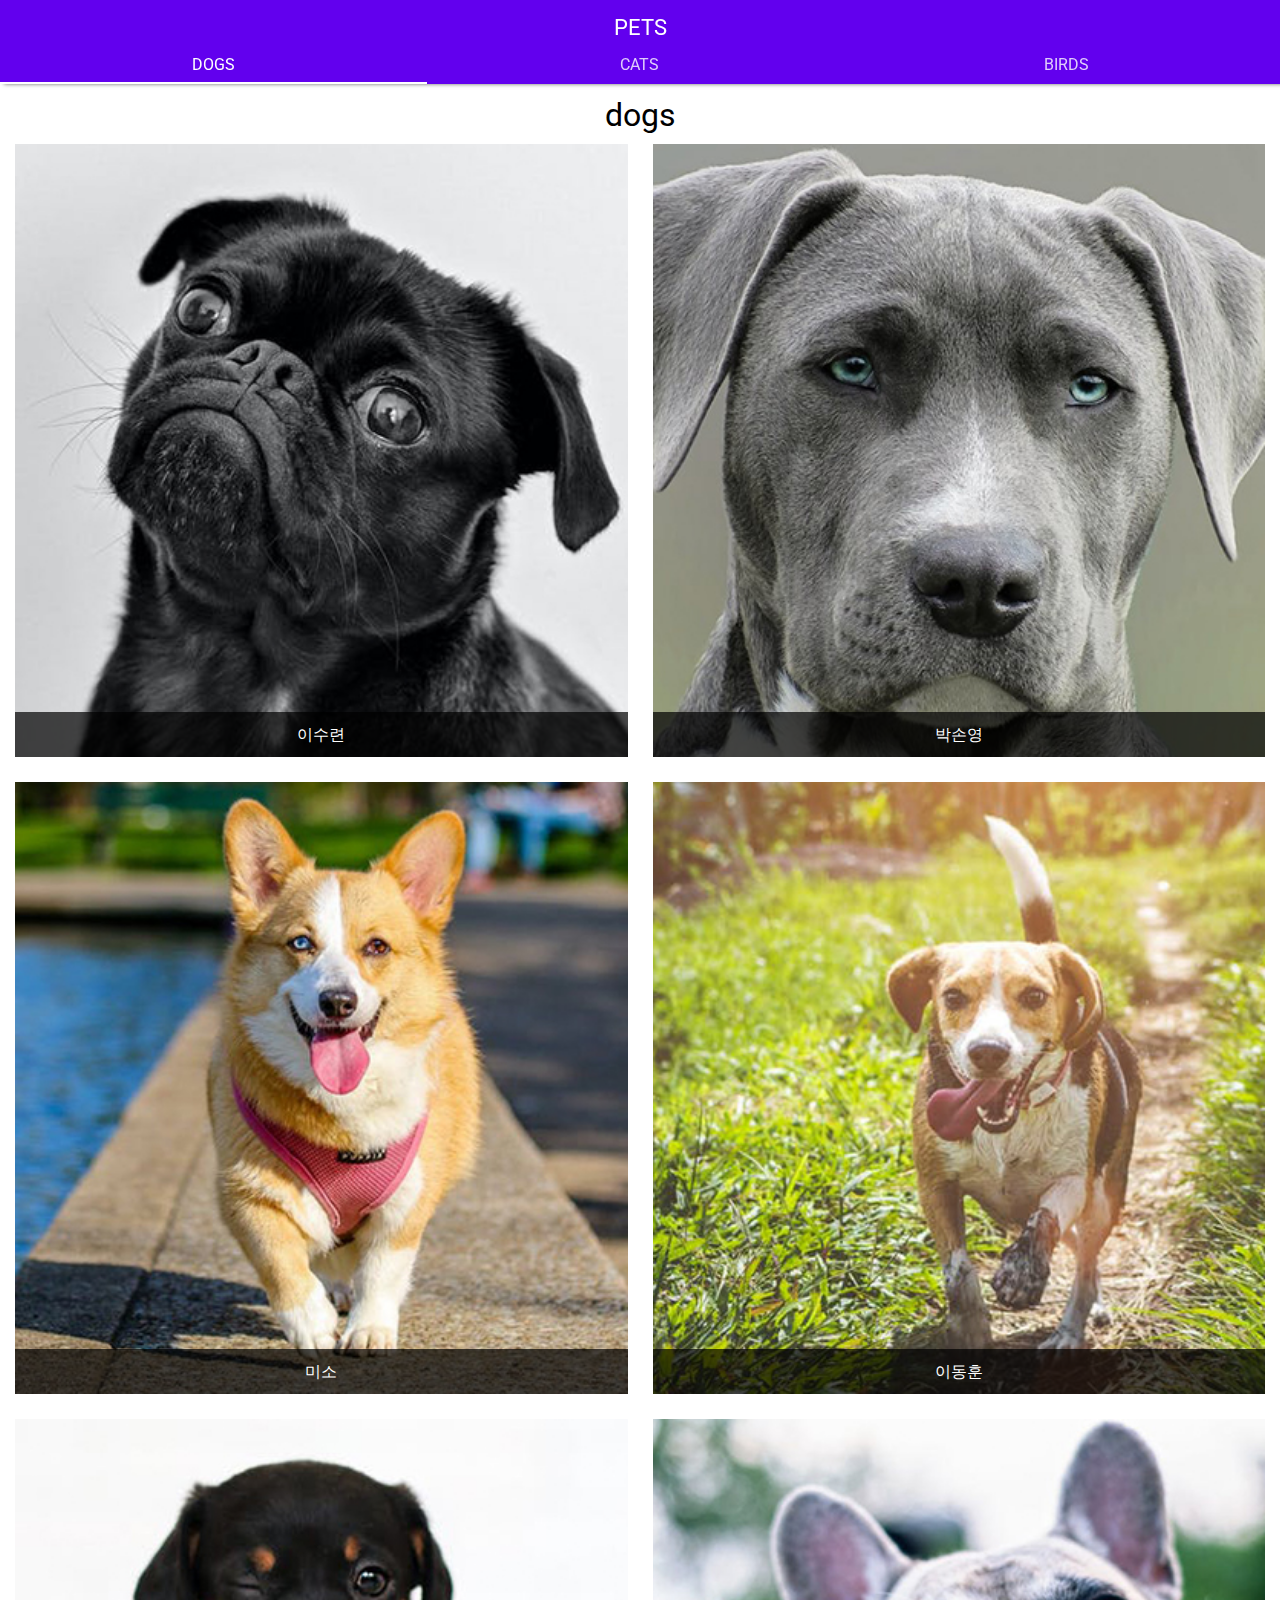
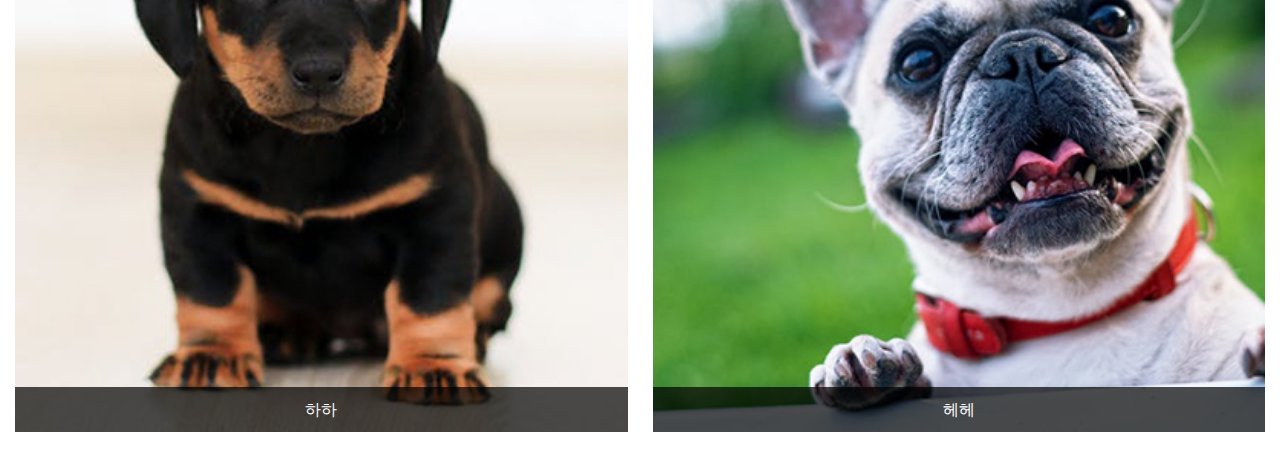
<file: index.html>
<!DOCTYPE html>
<html lang="en">
<head>
    <meta charset="UTF-8">
    <meta name="viewport" content="width=device-width, initial-scale=1.0">
    <title>7.9fixed_메뉴<div class="html"></div></title>
    <link href="https://fonts.googleapis.com/css2?family=Roboto:wght@100;300&display=swap" rel="stylesheet">
    <link rel="stylesheet" href="./css/style.css">
</head>
<body>
     <!-- 1. 동물이미지 
             크기 : 400 x 400 
             이름 : 
                dog01~06.jpg
                cat
                bird ~ 06.jpg
            /images 폴더에 저장
          2. 내부스타일 -> 외부스타일 (css/style.css)-->

  <div id="wrap">
    <header>
        <h1>Pets</h1>
        <nav>
            <ul>
                <li><a class="selected" href="./index.html">dogs</a></li>
                <li><a href="./cats.html">cats</a></li>
                <li><a href="./birds.html">birds</a></li>
            </ul>
        </nav>
 </div>
   </header>
  
   <section>
        <h1>dogs</h1>
        <ul id='pat_list'>
            <li>
                <img src="images/dog5.jpg" alt="">
                <p class="name">이수련</p>
            </li>
            <li>
                <img src="images/dog6.jpg" alt="">
                <p class="name">박손영</p>
            </li>
            <li>
                <img src="images/dog3.jpg" alt="">
                <p class="name">미소</p>
            </li>
            <li>
                <img src="images/dog4.jpg" alt="">
                <p class="name">이동훈</p>
            </li>
            <li>
                <img src="images/dog2.jpg" alt="">
                <p class="name">하하</p>
            </li>
            <li>
                <img src="images/dog1.jpg" alt="">
                <p class="name">헤헤</p>
            </li>
        </ul>
        
    </section>
</body>
</html>
</file>
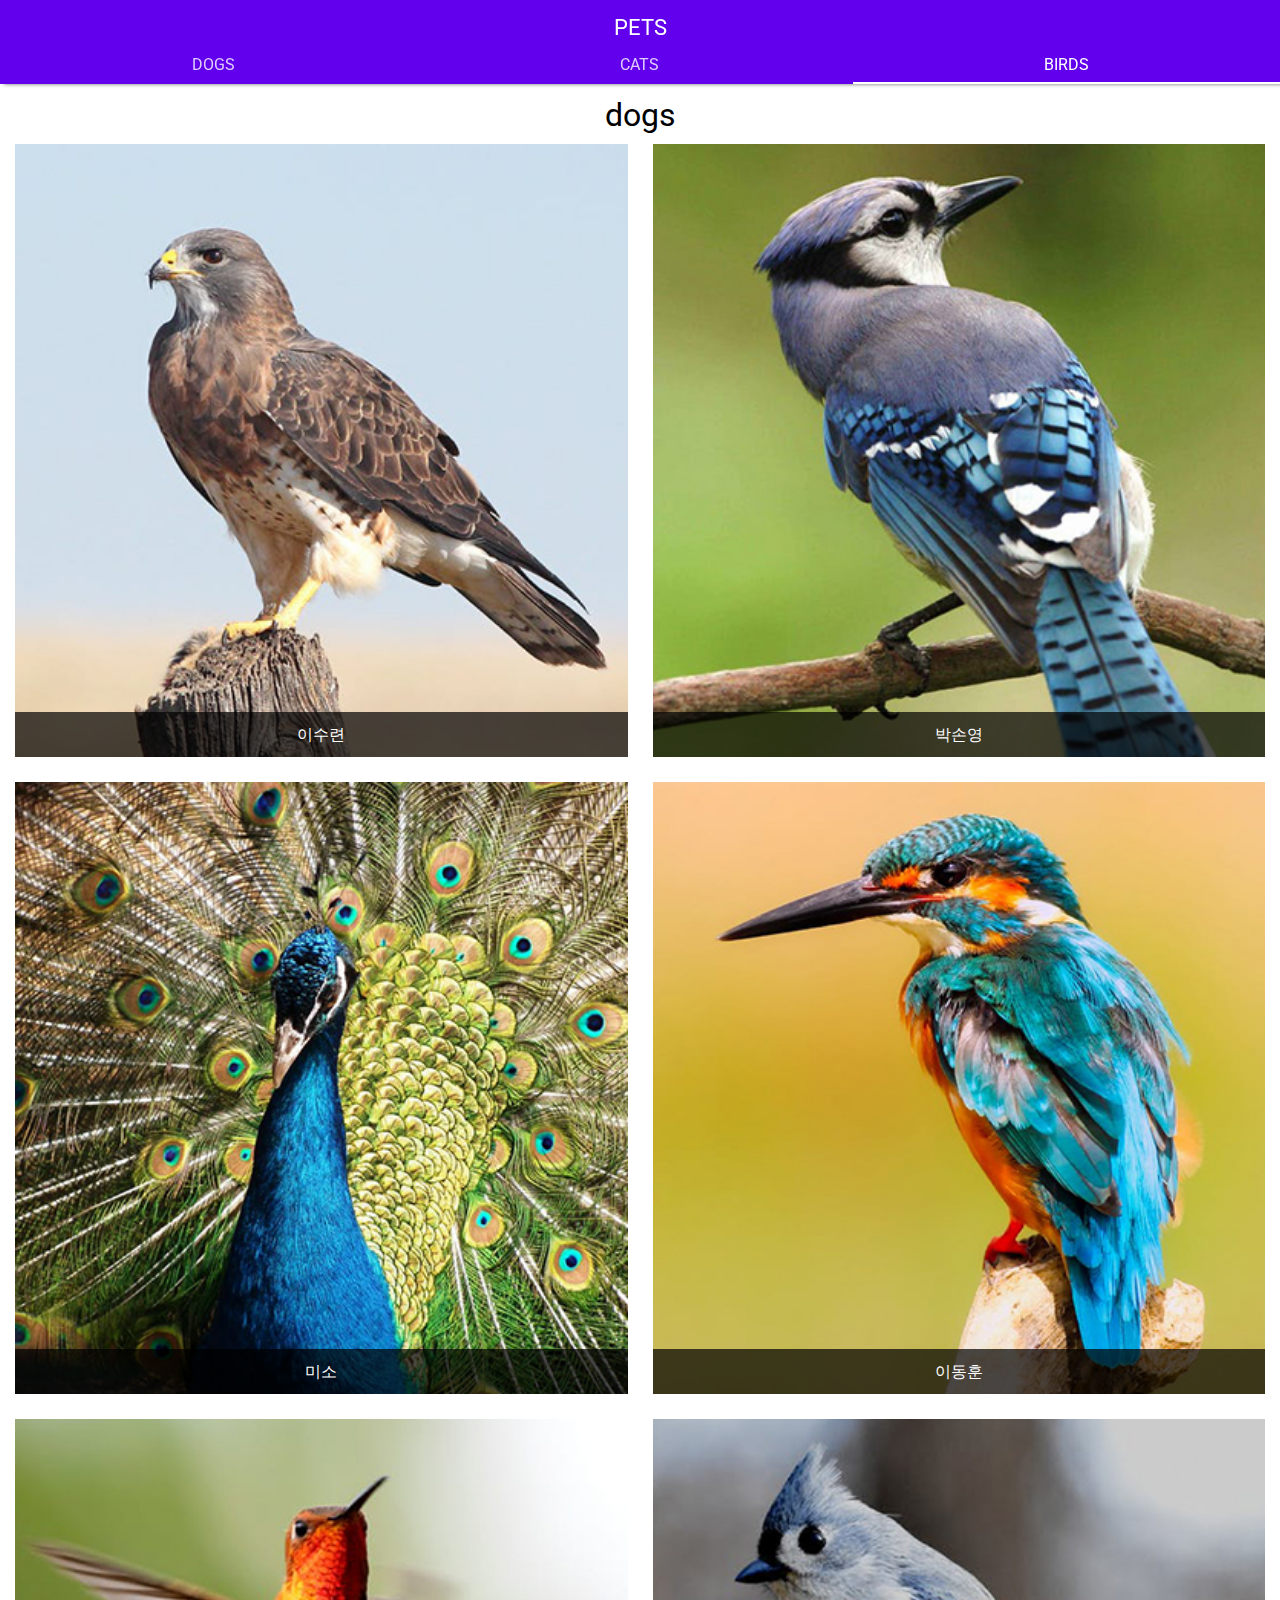
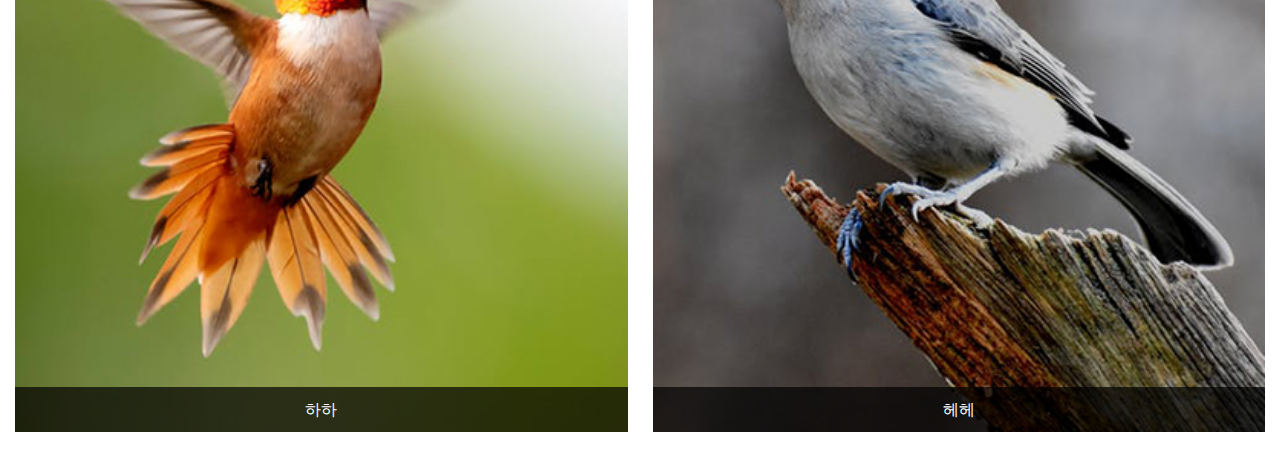
<file: birds.html>
<!DOCTYPE html>
<html lang="en">
<head>
    <meta charset="UTF-8">
    <meta name="viewport" content="width=device-width, initial-scale=1.0">
    <title>7.9fixed_메뉴<div class="html"></div></title>
    <link href="https://fonts.googleapis.com/css2?family=Roboto:wght@100;300&display=swap" rel="stylesheet">
    <link rel="stylesheet" href="./css/style.css">
</head>
<body>
     <!-- 1. 동물이미지 
             크기 : 400 x 400 
             이름 : 
                dog01~06.jpg
                cat
                bird ~ 06.jpg
            /images 폴더에 저장
          2. 내부스타일 -> 외부스타일 (css/style.css)-->

  <div id="wrap">
    <header>
        <h1>Pets</h1>
        <nav>
            <ul>
                <li><a href="./index.html">dogs</a></li>
                <li><a href="./cats.html">cats</a></li>
                <li><a class="selected" href="./birds.html">birds</a></li>
            </ul>
        </nav>
 </div>
   </header>
  
   <section>
        <h1>dogs</h1>
        <ul id='pat_list'>
            <li>
                <img src="images/birds5.jpg" alt="">
                <p class="name">이수련</p>
            </li>
            <li>
                <img src="images/birds6.jpg" alt="">
                <p class="name">박손영</p>
            </li>
            <li>
                <img src="images/birds3.jpg" alt="">
                <p class="name">미소</p>
            </li>
            <li>
                <img src="images/birds4.jpg" alt="">
                <p class="name">이동훈</p>
            </li>
            <li>
                <img src="images/birds2.jpg" alt="">
                <p class="name">하하</p>
            </li>
            <li>
                <img src="images/birds1.jpg" alt="">
                <p class="name">헤헤</p>
            </li>
        </ul>
        
    </section>
</body>
</html>
</file>
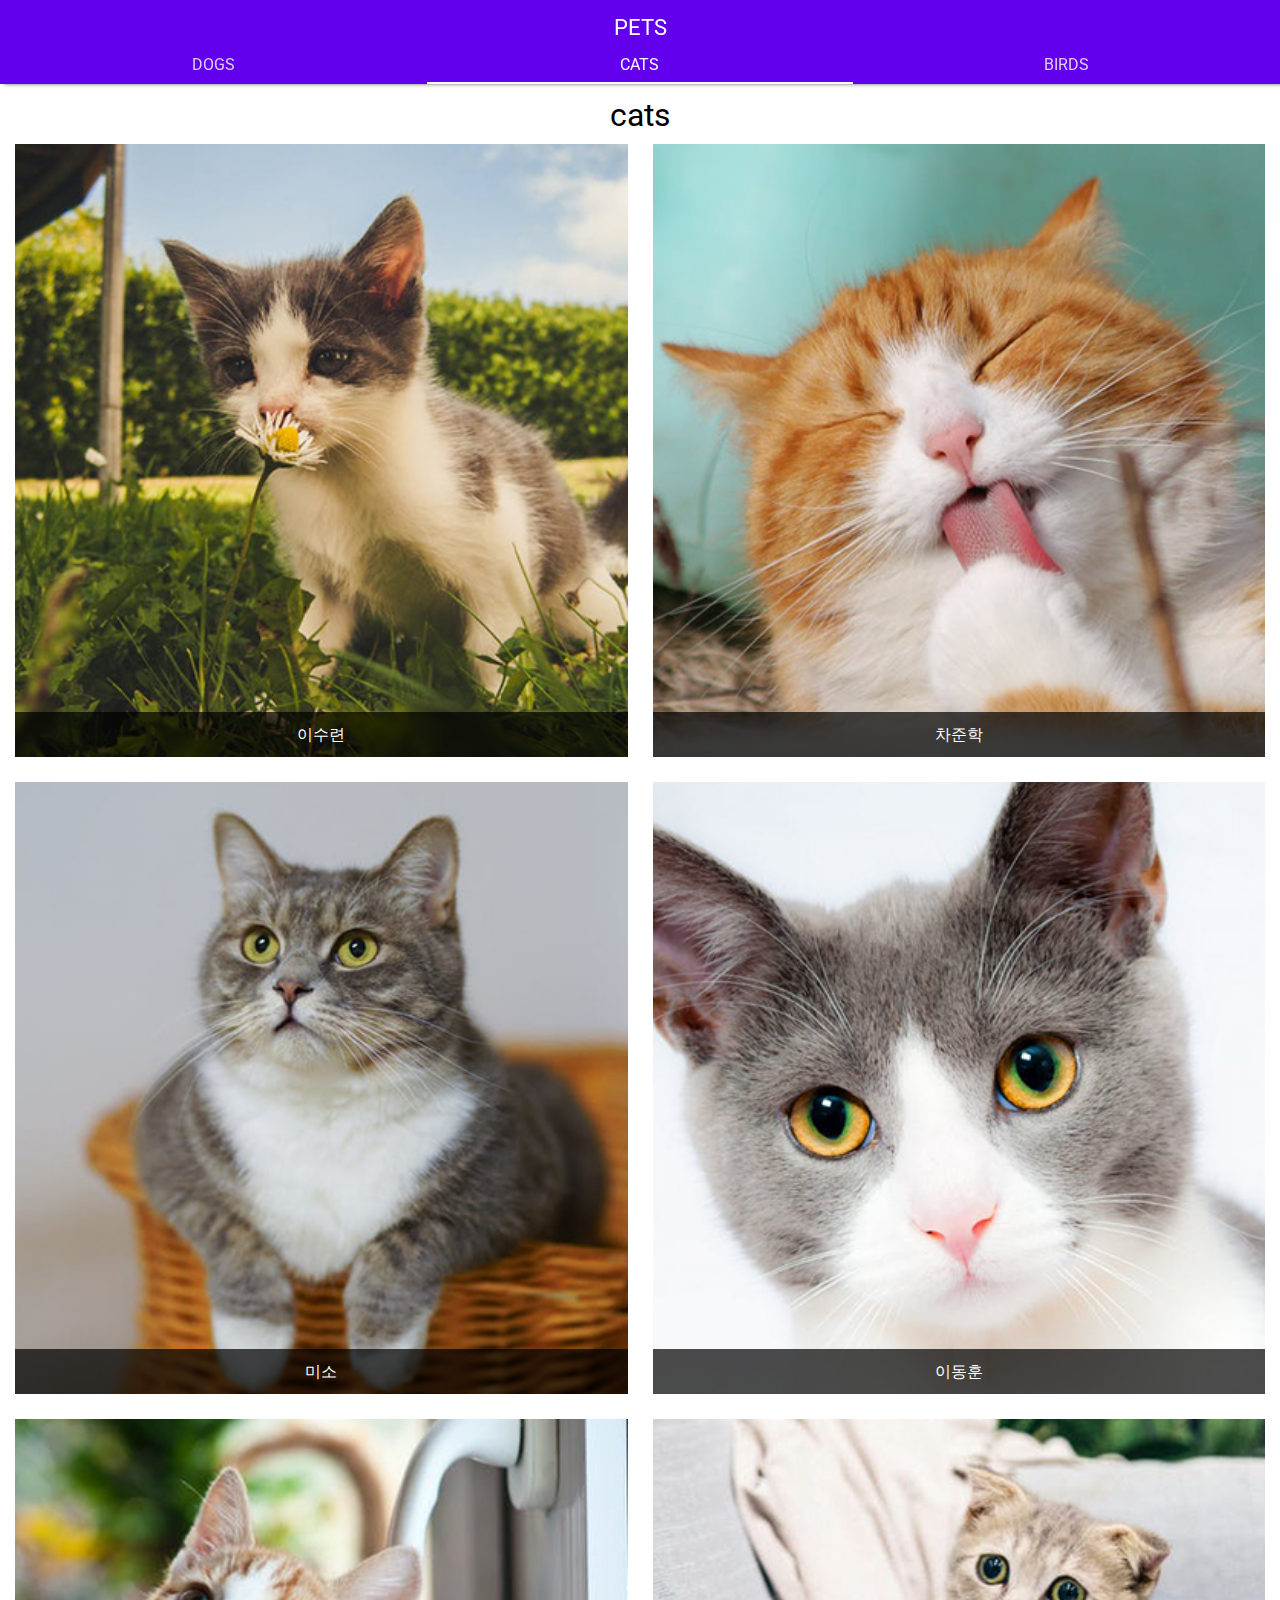
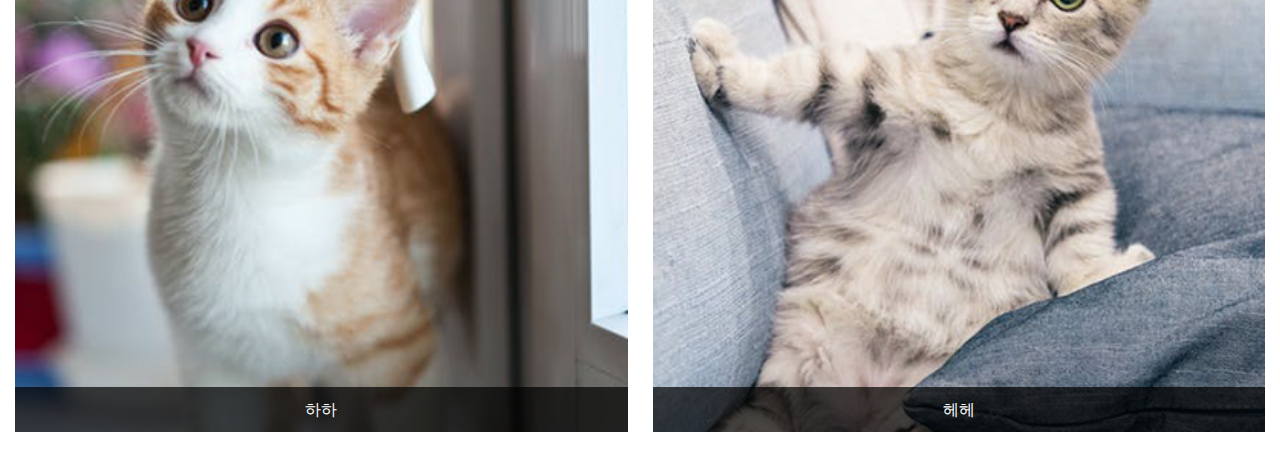
<file: cats.html>
<!DOCTYPE html>
<html lang="en">
<head>
    <meta charset="UTF-8">
    <meta name="viewport" content="width=device-width, initial-scale=1.0">
    <title>7.9fixed_메뉴<div class="html"></div></title>
    <link href="https://fonts.googleapis.com/css2?family=Roboto:wght@100;300&display=swap" rel="stylesheet">
    <link rel="stylesheet" href="./css/style.css">
</head>
<body>
     <!-- 1. 동물이미지 
             크기 : 400 x 400 
             이름 : 
                dog01~06.jpg
                cat
                bird ~ 06.jpg
            /images 폴더에 저장
          2. 내부스타일 -> 외부스타일 (css/style.css)-->

  <div id="wrap">
    <header>
        <h1>Pets</h1>
        <nav>
            <ul>
                <li><a href="./index.html">dogs</a></li>
                <li><a class="selected" href="./cats.html">cats</a></li>
                <li><a href="./birds.html">birds</a></li>
            </ul>
        </nav>
 </div>
   </header>
  
   <section>
        <h1>cats</h1>
        <ul id='pat_list'>
            <li>
                <img src="images/cat1.jpg" alt="">
                <p class="name">이수련</p>
            </li>
            <li>
                <img src="images/cat2.jpg" alt="">
                <p class="name">차준학</p>
            </li>
            <li>
                <img src="images/cat3.jpg" alt="">
                <p class="name">미소</p>
            </li>
            <li>
                <img src="images/cat4.jpg" alt="">
                <p class="name">이동훈</p>
            </li>
            <li>
                <img src="images/cat5.jpg" alt="">
                <p class="name">하하</p>
            </li>
            <li>
                <img src="images/cat6.jpg" alt="">
                <p class="name">헤헤</p>
            </li>
        </ul>
        
    </section>
</body>
</html>
</file>
<file: css/style.css>
*{margin: 0; padding: 0;}
        body{
            font-family: 'Roboto', sans-serif;
            font-weight: 300;
            
        }
        ul {list-style-type: none;}

        h1 {
            font-weight: 400;
            }
        a {
            text-decoration: none;
            color: #fff;
        }

        header {
            
            background: #6200ee;
            color: #fff;
            text-align: center;
            /* outline: 2px solid red; */
            box-shadow: 4px 0px 4px #666;
            /* 헤더영역 스톱하고 컨텐츠영역만 움직이게 */
            position: fixed;
            left: 0; top: 0;
            width: 100%;
            text-transform: uppercase;
        }
        header > h1 {
            font-size: 22px;
            padding-top: 15px;
            padding-bottom: 5px;
        }

        header > nav {
            /* outline: 1px solid red; */
            overflow: hidden;
        }
        header > nav ul > li {
            float: left;
            width: 33.33%;
        }
        header > nav ul > li > a {
            display: block;
            padding-top: 10px;
            padding-bottom: 10px;
            opacity: 80%;
            position: relative;
            text-transform: uppercase;
            font-weight: normal;
        }
        /* header > nav ul > li > a:hover, */
        header > nav ul > li > a:active,
        header > nav ul > li > a.selected {
         opacity: 100%;
        }
        /* 메뉴 전환시 하단 보더 효과 */
        header > nav ul > li > a.selected:after{
            /* border-bottom: 3px solid #fff;
            box-sizing: border-box; */
            content: "";
            position: absolute;
            width: 100%;
            height: 2px;
            background: #fff;
            left: 0; bottom: 0;
        }

        /* 콘텐츠 - 동물리스트 */
        section{
            margin-top: 86px;
            text-align: center;
            padding: 15px;
            padding-top: 0px;
            overflow: hidden;
        }
        section > h1 {
            padding-top: 10px;
            padding-bottom: 10px;
        }
        #pat_list{
            /* outline: 2px solid red; */
            overflow: hidden;
        }

        #pat_list > li {
            position: relative;
            width: 49%;
            overflow: hidden;
            float: left;
            margin-right: 2%;
            margin-bottom: 2%;
        }

        #pat_list > li:nth-child(2n){
            margin-right: 0;
        }

        #pat_list > li > img {
            display: block;
            width: 100%;
            }
        #pat_list > li > .name{
            position: absolute;
            width: 100%;
            height: 45px;
            background: rgba(0,0,0,0.7);
            left: 0; bottom: 0px;
            color:#fff;
            line-height: 45px;
            font-size: 16px;
            /* 첫글자 대문자로 */
            text-transform: capitalize;
</file>
